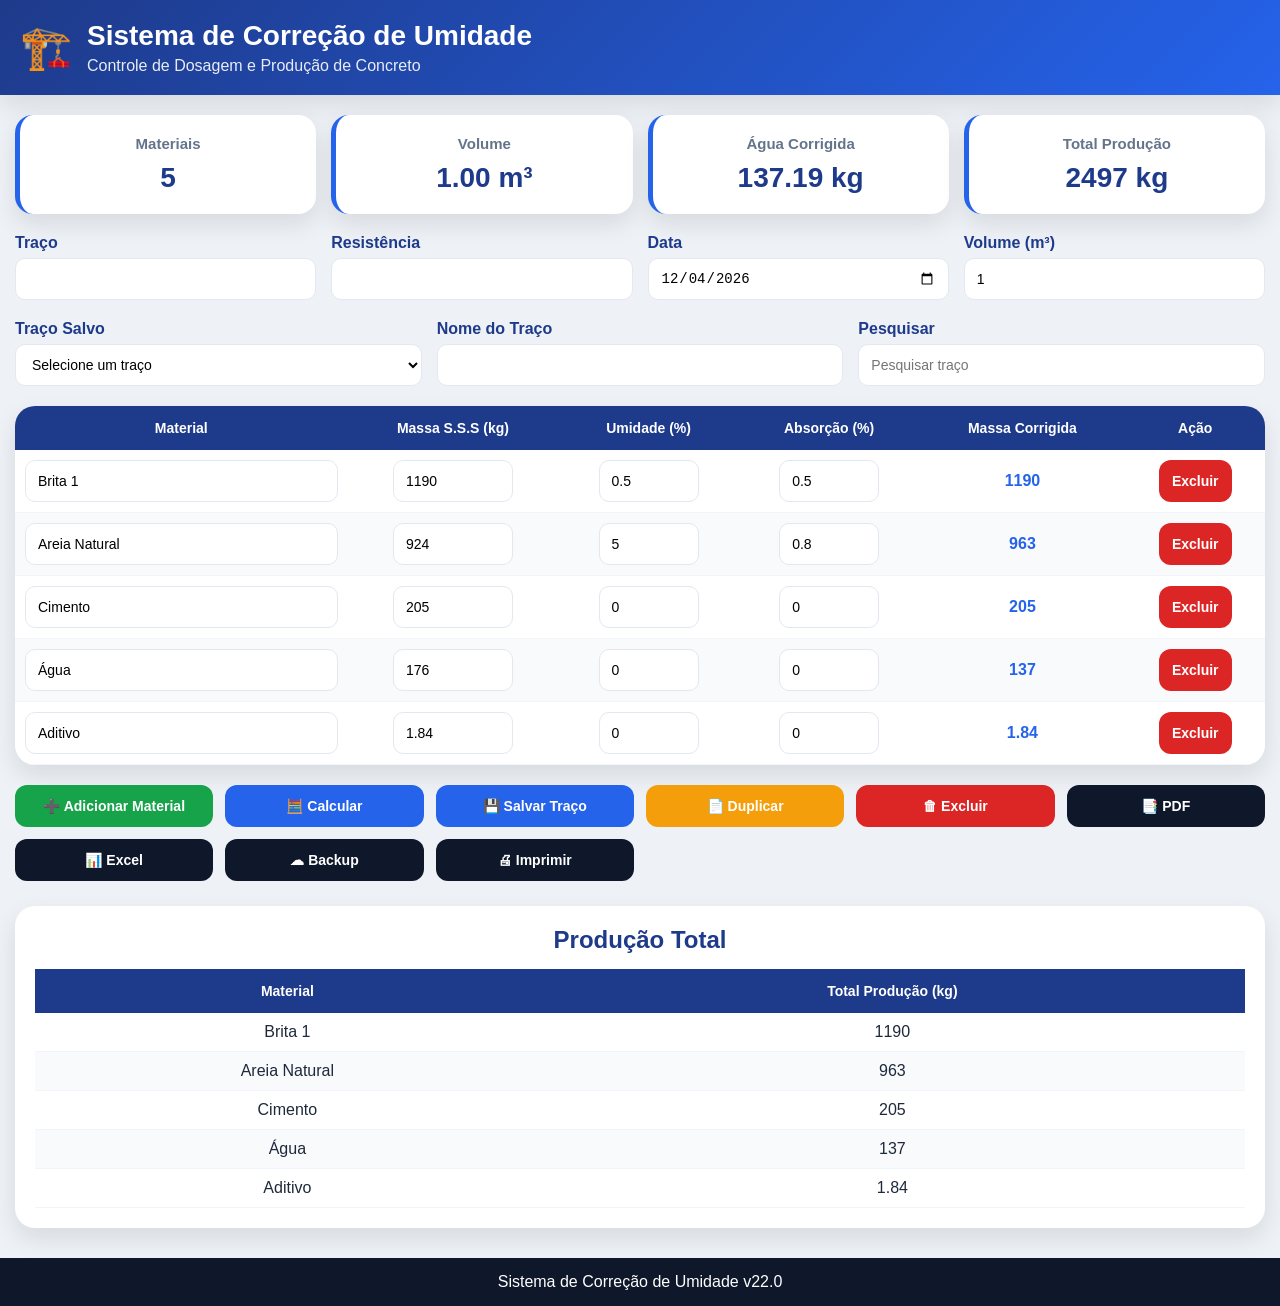
<file: index1.html>
<!DOCTYPE html>

<html lang="pt-BR">

<head>
    <meta charset="UTF-8">
    <meta name="viewport" content="width=device-width, initial-scale=1.0">

    <title>Sistema de Correção de Umidade v22.0</title>

    <meta name="theme-color" content="#1e3a8a">

    <link rel="manifest" href="manifest.json">
    <link rel="stylesheet" href="style.css">

    <link rel="icon" href="assets/icon-192.png">


</head>

<body>


    <header class="topo">

        <div class="logo-area">

            <div class="logo-icon">
                🏗️
            </div>

            <div>
                <h1>Sistema de Correção de Umidade</h1>
                <p>Controle de Dosagem e Produção de Concreto</p>
            </div>

        </div>

    </header>

    <main class="container">

        <section class="dashboard">

            <div class="card">
                <h3>Materiais</h3>
                <span id="totalMateriais">0</span>
            </div>

            <div class="card">
                <h3>Volume</h3>
                <span id="dashboardVolume">1 m³</span>
            </div>

            <div class="card">
                <h3>Água Corrigida</h3>
                <span id="dashboardAgua">0 kg</span>
            </div>

            <div class="card">
                <h3>Total Produção</h3>
                <span id="dashboardTotal">0 kg</span>
            </div>

        </section>

        <section class="cabecalho">

            <div class="campo">
                <label>Traço</label>
                <input type="text" id="dosagem">
            </div>

            <div class="campo">
                <label>Resistência</label>
                <input type="text" id="resistencia">
            </div>

            <div class="campo">
                <label>Data</label>
                <input type="date" id="data">
            </div>

            <div class="campo">
                <label>Volume (m³)</label>
                <input type="number" id="volume" value="1" min="0.1" step="0.1">
            </div>

        </section>

        <section class="tracos">

            <div class="campo">
                <label>Traço Salvo</label>

                <select id="listaTracos" onchange="carregarTraco()">
                    <option value="">
                        Selecione um traço
                    </option>
                </select>
            </div>

            <div class="campo">
                <label>Nome do Traço</label>
                <input type="text" id="nomeTraco">
            </div>

            <div class="campo pesquisa">
                <label>Pesquisar</label>
                <input type="text" id="pesquisaTraco" placeholder="Pesquisar traço">
            </div>

        </section>

        <section class="tabela-container">

            <table id="tabelaMateriais">

                <thead>

                    <tr>
                        <th>Material</th>
                        <th>Massa S.S.S (kg)</th>
                        <th>Umidade (%)</th>
                        <th>Absorção (%)</th>
                        <th>Massa Corrigida</th>
                        <th>Ação</th>
                    </tr>

                </thead>

                <tbody>

                </tbody>

            </table>

        </section>

        <section class="botoes">

            <button class="btn btn-success" onclick="adicionarLinha()">
                ➕ Adicionar Material
            </button>

            <button class="btn btn-primary" onclick="calcular()">
                🧮 Calcular
            </button>

            <button class="btn btn-primary" onclick="salvarTraco()">
                💾 Salvar Traço
            </button>

            <button class="btn btn-warning" onclick="duplicarTraco()">
                📄 Duplicar
            </button>

            <button class="btn btn-danger" onclick="excluirTraco()">
                🗑 Excluir
            </button>

            <button class="btn btn-dark" onclick="exportarPDF()">
                📑 PDF
            </button>

            <button class="btn btn-dark" onclick="exportarExcel()">
                📊 Excel
            </button>

            <button class="btn btn-dark" onclick="fazerBackup()">
                ☁ Backup
            </button>

            <button class="btn btn-dark" onclick="window.print()">
                🖨 Imprimir
            </button>

        </section>

        <section id="resultado">

            <div class="resultado-header">

                <h2>
                    Produção Total
                </h2>

            </div>

            <table>

                <thead>

                    <tr>
                        <th>Material</th>
                        <th>Total Produção (kg)</th>
                    </tr>

                </thead>

                <tbody id="resultadoBody">

                </tbody>

            </table>

        </section>

    </main>

    <footer class="rodape">

        <p>
            Sistema de Correção de Umidade v22.0
        </p>

    </footer>

    <script src="app.js"></script>


</body>

</html>
</file>
<file: style.css>
:root{
--primary:#1e3a8a;
--primary-light:#2563eb;
--success:#16a34a;
--warning:#f59e0b;
--danger:#dc2626;
--dark:#0f172a;
--gray:#64748b;
--light:#f8fafc;
--white:#ffffff;
--border:#e2e8f0;
--shadow:0 10px 25px rgba(0,0,0,.10);
}

*{
margin:0;
padding:0;
box-sizing:border-box;
}

body{
font-family:'Segoe UI',sans-serif;
background:#eef2f7;
color:#1e293b;
min-height:100vh;
}

/* TOPO */

.topo{
background:linear-gradient(
135deg,
var(--primary),
var(--primary-light)
);
color:white;
padding:20px;
box-shadow:var(--shadow);
}

.logo-area{
display:flex;
align-items:center;
gap:15px;
max-width:1400px;
margin:auto;
}

.logo-icon{
font-size:42px;
}

.logo-area h1{
font-size:28px;
margin-bottom:5px;
}

.logo-area p{
opacity:.9;
}

/* CONTAINER */

.container{
max-width:1400px;
margin:20px auto;
padding:0 15px;
}

/* DASHBOARD */

.dashboard{
display:grid;
grid-template-columns:repeat(auto-fit,minmax(220px,1fr));
gap:15px;
margin-bottom:20px;
}

.card{
background:white;
border-radius:18px;
padding:20px;
box-shadow:var(--shadow);
text-align:center;
border-left:5px solid var(--primary-light);
}

.card h3{
color:var(--gray);
font-size:15px;
margin-bottom:10px;
}

.card span{
font-size:28px;
font-weight:700;
color:var(--primary);
}

/* FORMULÁRIOS */

.cabecalho,
.tracos{
display:grid;
grid-template-columns:repeat(auto-fit,minmax(220px,1fr));
gap:15px;
margin-bottom:20px;
}

.campo{
display:flex;
flex-direction:column;
}

label{
margin-bottom:6px;
font-weight:600;
color:var(--primary);
}

input,
select{
width:100%;
height:42px;
padding:10px 12px;
border:1px solid var(--border);
border-radius:10px;
background:white;
transition:.3s;
font-size:14px;
}

input:focus,
select:focus{
outline:none;
border-color:var(--primary-light);
box-shadow:0 0 0 4px rgba(37,99,235,.15);
}

/* TABELA */

.tabela-container{
background:white;
border-radius:20px;
overflow:auto;
box-shadow:var(--shadow);
margin-bottom:20px;
}

table{
width:100%;
border-collapse:collapse;
}

thead{
background:var(--primary);
color:white;
position:sticky;
top:0;
}

th{
padding:14px;
font-size:14px;
text-align:center;
}

td{
padding:10px;
border-bottom:1px solid #f1f5f9;
text-align:center;
}

tbody tr:nth-child(even){
background:#f8fafc;
}

tbody tr:hover

.material{
min-width:220px;
}

.massa{
width:120px;
}

.umidade{
width:100px;
}

.absorcao{
width:100px;
}

.corrigida{
font-weight:700;
color:var(--primary-light);
}

/* BOTÕES */

.botoes{
display:grid;
grid-template-columns:repeat(auto-fit,minmax(180px,1fr));
gap:12px;
margin-bottom:25px;
}

.btn{
border:none;
border-radius:12px;
padding:13px;
color:white;
font-size:14px;
font-weight:600;
cursor:pointer;
transition:.3s;
}

.btn:hover{
transform:translateY(-2px);
}

.btn-primary{
background:var(--primary-light);
}

.btn-success{
background:var(--success);
}

.btn-warning{
background:var(--warning);
}

.btn-danger{
background:var(--danger);
}

.btn-dark{
background:var(--dark);
}

/* RESULTADO */

#resultado{
background:white;
border-radius:20px;
padding:20px;
box-shadow:var(--shadow);
margin-bottom:20px;
}

.resultado-header{
display:flex;
justify-content:center;
margin-bottom:15px;
}

.resultado-header h2{
color:var(--primary);
}

/* RODAPÉ */

.rodape{
background:var(--dark);
color:white;
text-align:center;
padding:15px;
margin-top:30px;
}

/* IMPRESSÃO */

@media print{

.botoes,
.rodape{
    display:none;
}

body{
    background:white;
}

.topo{
    box-shadow:none;
}

}

/* MOBILE */

@media(max-width:768px){

.logo-area{
    flex-direction:column;
    text-align:center;
}

.logo-area h1{
    font-size:22px;
}

.dashboard{
    grid-template-columns:1fr;
}

.cabecalho,
.tracos{
    grid-template-columns:1fr;
}

.botoes{
    grid-template-columns:1fr;
}

.btn{
    width:100%;
}

}
</file>
